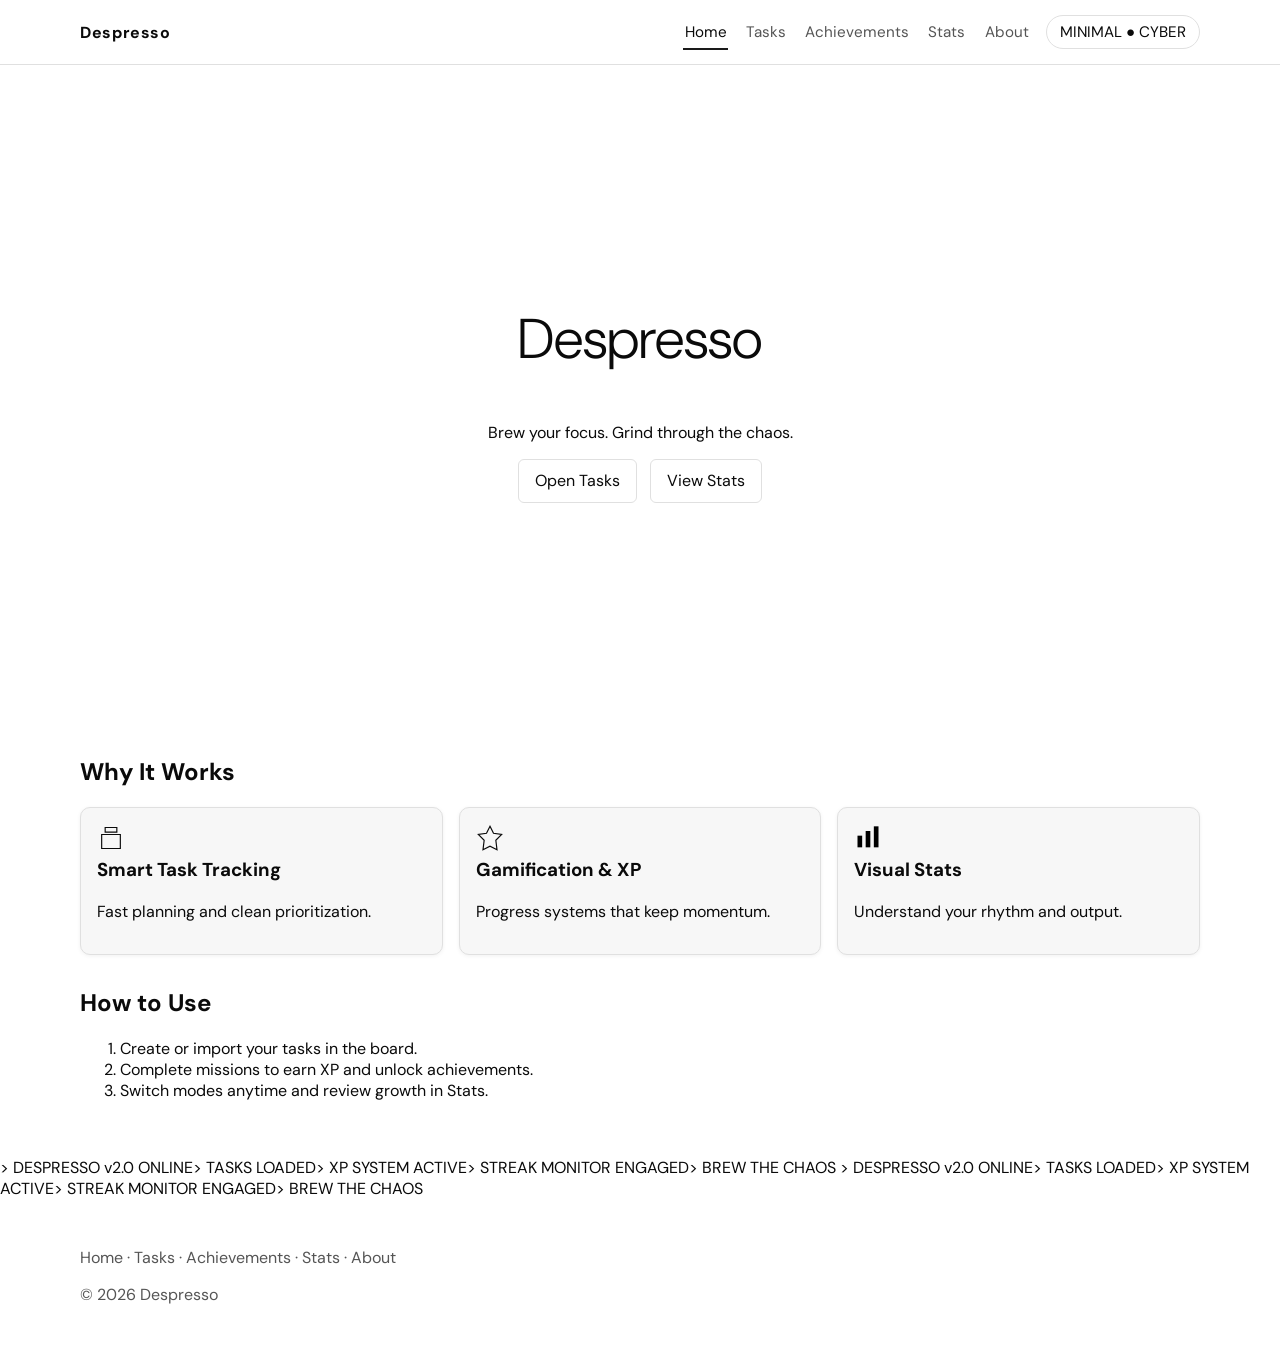
<file: index.html>
<!doctype html>
<html lang="en" data-mode="minimal">
<head>
  <meta charset="UTF-8">
  <meta name="viewport" content="width=device-width, initial-scale=1.0">
  <title>Despresso — Home</title>
  <script src="js/theme.js"></script>
  <link rel="preconnect" href="https://fonts.googleapis.com">
  <link href="https://fonts.googleapis.com/css2?family=DM+Sans:ital,wght@0,300;0,400;0,500;0,600&family=JetBrains+Mono:wght@400;600&family=Orbitron:wght@400;600;700;900&display=swap" rel="stylesheet">
  <link rel="stylesheet" href="css/global.css">
  <link rel="stylesheet" href="css/minimal.css">
  <link rel="stylesheet" href="css/cyber.css">
</head>
<body data-page="home">
  <nav class="site-nav">
    <div class="container nav-inner">
      <a class="logo" href="index.html">Despresso</a>
      <button id="hamburger" class="hamburger" aria-label="Open menu">☰</button>
      <div class="nav-links" id="nav-links">
        <a class="nav-link" data-page="home" href="index.html">Home</a>
        <a class="nav-link" data-page="tasks" href="tasks.html">Tasks</a>
        <a class="nav-link" data-page="achievements" href="achievements.html">Achievements</a>
        <a class="nav-link" data-page="stats" href="stats.html">Stats</a>
        <a class="nav-link" data-page="about" href="about.html">About</a>
        <button id="theme-toggle" class="theme-toggle">MINIMAL ● CYBER</button>
      </div>
    </div>
  </nav>

  <main>
    <section class="hero container">
      <div>
        <h1 class="glitch-text">Despresso</h1>
        <p>Brew your focus. Grind through the chaos.</p>
        <div style="display:flex;justify-content:center;gap:.8rem;flex-wrap:wrap">
          <a class="btn" href="tasks.html">Open Tasks</a>
          <a class="btn" href="stats.html">View Stats</a>
        </div>
      </div>
    </section>

    <section class="container" style="padding:1rem 0 2rem">
      <h2>Why It Works</h2>
      <div class="feature-grid">
        <article class="card" style="padding:1rem"><svg width="28" height="28" viewBox="0 0 24 24"><path d="M7 3h10v4H7zM4 9h16v12H4z" fill="none" stroke="currentColor"/></svg><h3>Smart Task Tracking</h3><p>Fast planning and clean prioritization.</p></article>
        <article class="card" style="padding:1rem"><svg width="28" height="28" viewBox="0 0 24 24"><path d="M12 2l3 6 7 1-5 5 1 8-6-3-6 3 1-8-5-5 7-1z" fill="none" stroke="currentColor"/></svg><h3>Gamification & XP</h3><p>Progress systems that keep momentum.</p></article>
        <article class="card" style="padding:1rem"><svg width="28" height="28" viewBox="0 0 24 24"><rect x="3" y="10" width="4" height="10" /><rect x="10" y="6" width="4" height="14"/><rect x="17" y="2" width="4" height="18"/></svg><h3>Visual Stats</h3><p>Understand your rhythm and output.</p></article>
      </div>
    </section>

    <section class="container" style="padding-bottom:2.5rem">
      <h2>How to Use</h2>
      <ol>
        <li>Create or import your tasks in the board.</li>
        <li>Complete missions to earn XP and unlock achievements.</li>
        <li>Switch modes anytime and review growth in Stats.</li>
      </ol>
    </section>

    <section class="ticker-wrap">
      <div class="ticker">
        <span>&gt; DESPRESSO v2.0 ONLINE</span><span>&gt; TASKS LOADED</span><span>&gt; XP SYSTEM ACTIVE</span><span>&gt; STREAK MONITOR ENGAGED</span><span>&gt; BREW THE CHAOS</span>
        <span>&gt; DESPRESSO v2.0 ONLINE</span><span>&gt; TASKS LOADED</span><span>&gt; XP SYSTEM ACTIVE</span><span>&gt; STREAK MONITOR ENGAGED</span><span>&gt; BREW THE CHAOS</span>
      </div>
    </section>
  </main>

  <footer class="container" style="padding:2rem 0;color:var(--text-secondary)">
    <p><a href="index.html">Home</a> · <a href="tasks.html">Tasks</a> · <a href="achievements.html">Achievements</a> · <a href="stats.html">Stats</a> · <a href="about.html">About</a></p>
    <p>© 2026 Despresso</p>
  </footer>

  <script src="js/utils.js"></script>
  <script src="js/gamification.js"></script>
  <script src="js/tasks.js"></script>
</body>
</html>
</file>
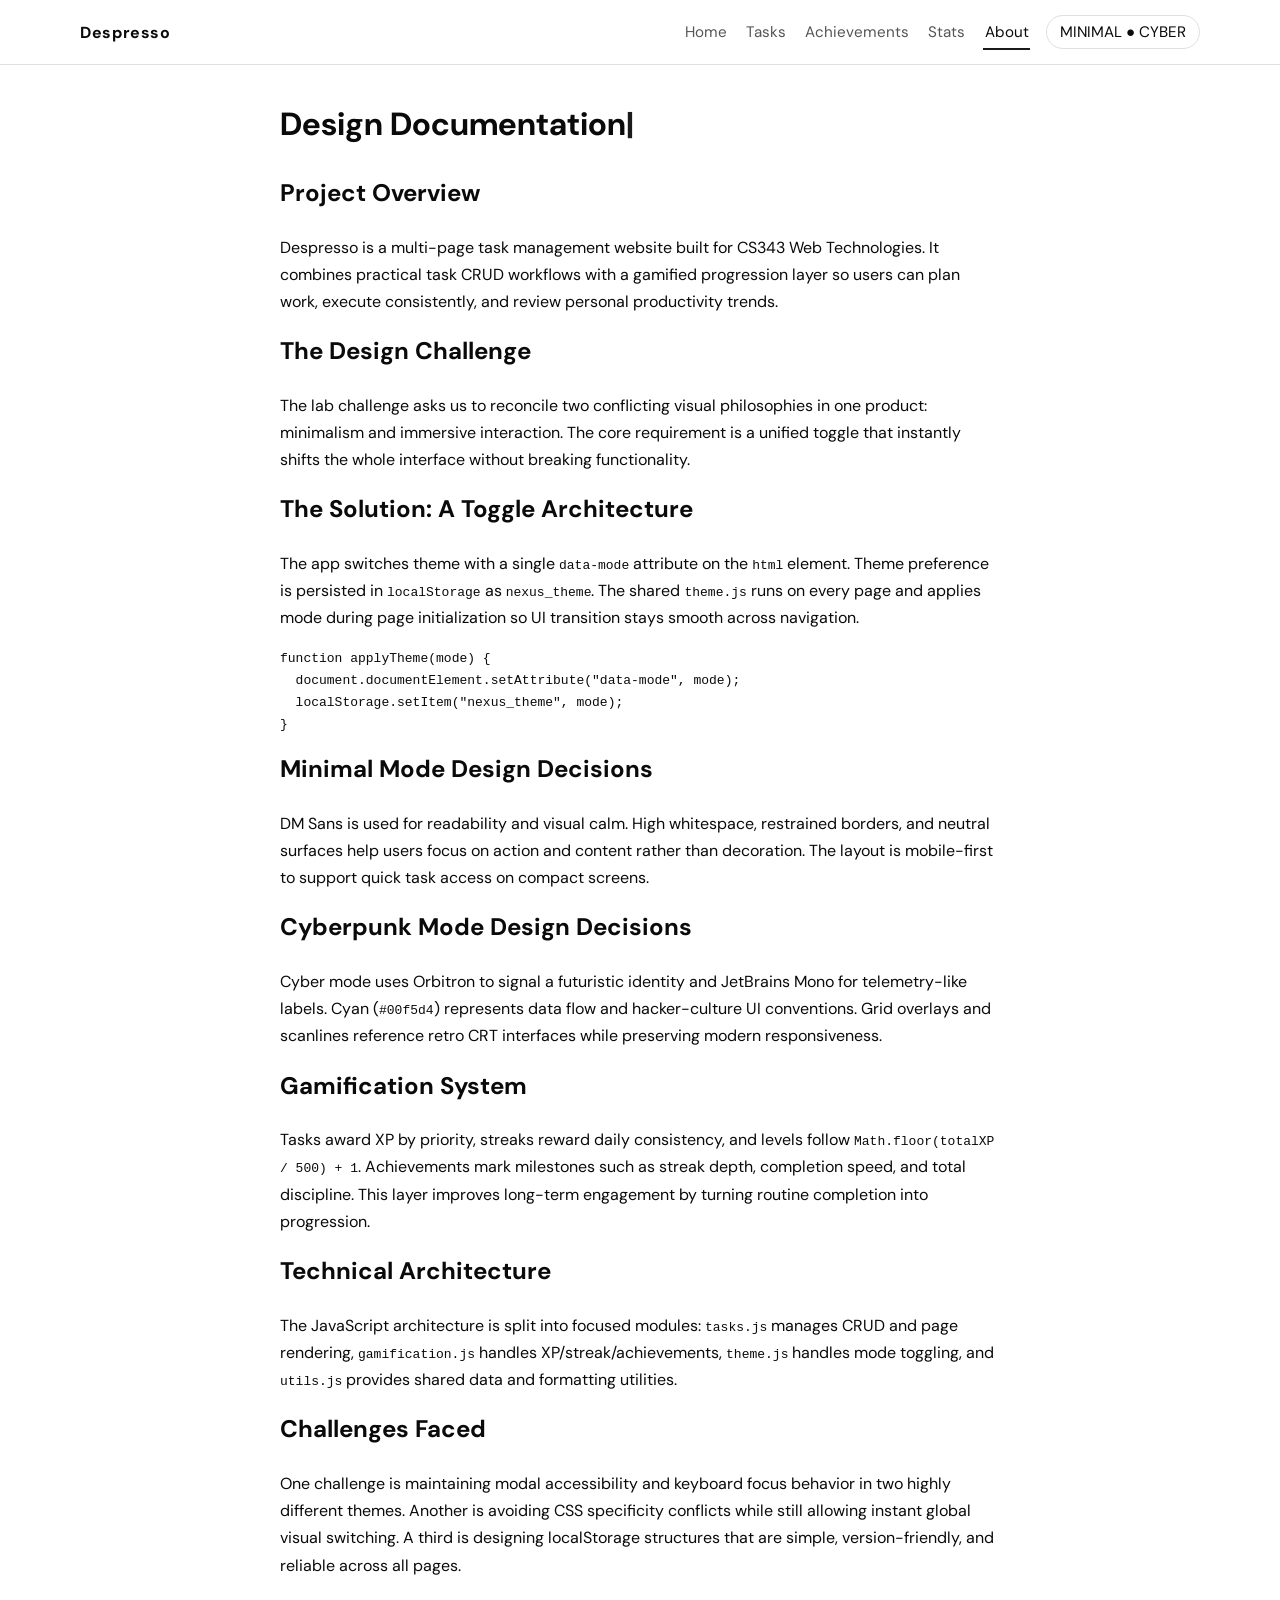
<file: about.html>
<!doctype html>
<html lang="en" data-mode="minimal">
<head>
  <meta charset="UTF-8">
  <meta name="viewport" content="width=device-width, initial-scale=1.0">
  <title>Despresso — About</title>
  <script src="js/theme.js"></script>
  <link rel="preconnect" href="https://fonts.googleapis.com">
  <link href="https://fonts.googleapis.com/css2?family=DM+Sans:ital,wght@0,300;0,400;0,500;0,600&family=JetBrains+Mono:wght@400;600&family=Orbitron:wght@400;600;700;900&display=swap" rel="stylesheet">
  <link rel="stylesheet" href="css/global.css">
  <link rel="stylesheet" href="css/minimal.css">
  <link rel="stylesheet" href="css/cyber.css">
</head>
<body data-page="about">
  <nav class="site-nav">
    <div class="container nav-inner">
      <a class="logo" href="index.html">Despresso</a>
      <button id="hamburger" class="hamburger" aria-label="Open menu">☰</button>
      <div class="nav-links" id="nav-links">
        <a class="nav-link" data-page="home" href="index.html">Home</a>
        <a class="nav-link" data-page="tasks" href="tasks.html">Tasks</a>
        <a class="nav-link" data-page="achievements" href="achievements.html">Achievements</a>
        <a class="nav-link" data-page="stats" href="stats.html">Stats</a>
        <a class="nav-link" data-page="about" href="about.html">About</a>
        <button id="theme-toggle" class="theme-toggle">MINIMAL ● CYBER</button>
      </div>
    </div>
  </nav>
  <main class="editorial container">
    <h1 class="terminal-heading">Design Documentation</h1>
    <h2>Project Overview</h2>
    <p>Despresso is a multi-page task management website built for CS343 Web Technologies. It combines practical task CRUD workflows with a gamified progression layer so users can plan work, execute consistently, and review personal productivity trends.</p>
    <h2>The Design Challenge</h2>
    <p>The lab challenge asks us to reconcile two conflicting visual philosophies in one product: minimalism and immersive interaction. The core requirement is a unified toggle that instantly shifts the whole interface without breaking functionality.</p>
    <h2>The Solution: A Toggle Architecture</h2>
    <p>The app switches theme with a single <code>data-mode</code> attribute on the <code>html</code> element. Theme preference is persisted in <code>localStorage</code> as <code>nexus_theme</code>. The shared <code>theme.js</code> runs on every page and applies mode during page initialization so UI transition stays smooth across navigation.</p>
    <pre><code>function applyTheme(mode) {
  document.documentElement.setAttribute("data-mode", mode);
  localStorage.setItem("nexus_theme", mode);
}</code></pre>
    <h2>Minimal Mode Design Decisions</h2>
    <p>DM Sans is used for readability and visual calm. High whitespace, restrained borders, and neutral surfaces help users focus on action and content rather than decoration. The layout is mobile-first to support quick task access on compact screens.</p>
    <h2>Cyberpunk Mode Design Decisions</h2>
    <p>Cyber mode uses Orbitron to signal a futuristic identity and JetBrains Mono for telemetry-like labels. Cyan (<code>#00f5d4</code>) represents data flow and hacker-culture UI conventions. Grid overlays and scanlines reference retro CRT interfaces while preserving modern responsiveness.</p>
    <h2>Gamification System</h2>
    <p>Tasks award XP by priority, streaks reward daily consistency, and levels follow <code>Math.floor(totalXP / 500) + 1</code>. Achievements mark milestones such as streak depth, completion speed, and total discipline. This layer improves long-term engagement by turning routine completion into progression.</p>
    <h2>Technical Architecture</h2>
    <p>The JavaScript architecture is split into focused modules: <code>tasks.js</code> manages CRUD and page rendering, <code>gamification.js</code> handles XP/streak/achievements, <code>theme.js</code> handles mode toggling, and <code>utils.js</code> provides shared data and formatting utilities.</p>
    <h2>Challenges Faced</h2>
    <p>One challenge is maintaining modal accessibility and keyboard focus behavior in two highly different themes. Another is avoiding CSS specificity conflicts while still allowing instant global visual switching. A third is designing localStorage structures that are simple, version-friendly, and reliable across all pages.</p>
  </main>
  <script src="js/utils.js"></script>
  <script src="js/gamification.js"></script>
  <script src="js/tasks.js"></script>
</body>
</html>
</file>
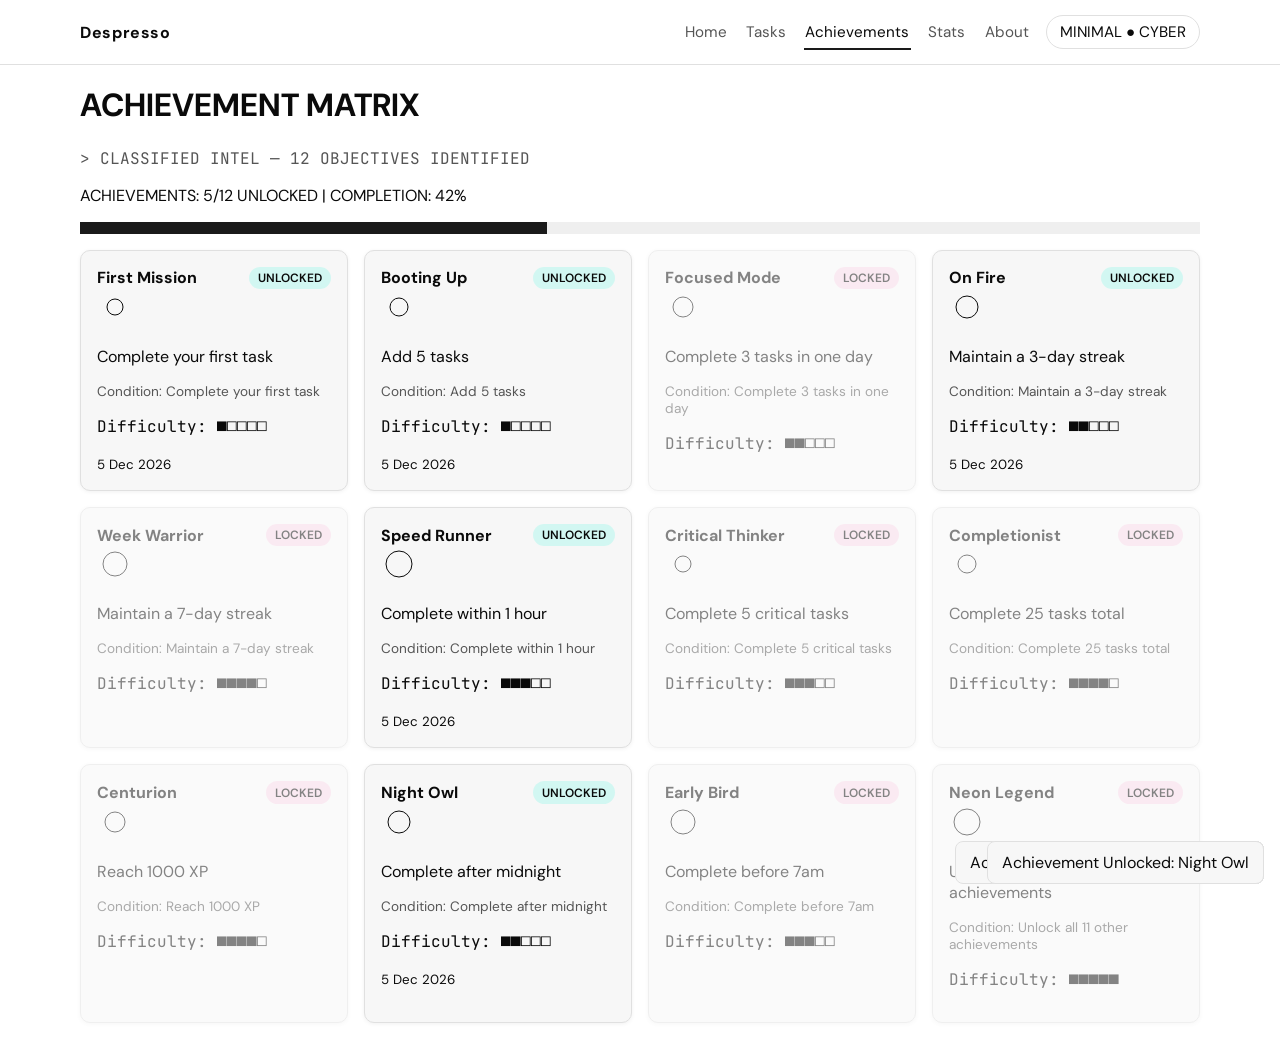
<file: achievements.html>
<!doctype html>
<html lang="en" data-mode="minimal">
<head>
  <meta charset="UTF-8">
  <meta name="viewport" content="width=device-width, initial-scale=1.0">
  <title>Despresso — Achievements</title>
  <script src="js/theme.js"></script>
  <link rel="preconnect" href="https://fonts.googleapis.com">
  <link href="https://fonts.googleapis.com/css2?family=DM+Sans:ital,wght@0,300;0,400;0,500;0,600&family=JetBrains+Mono:wght@400;600&family=Orbitron:wght@400;600;700;900&display=swap" rel="stylesheet">
  <link rel="stylesheet" href="css/global.css">
  <link rel="stylesheet" href="css/minimal.css">
  <link rel="stylesheet" href="css/cyber.css">
</head>
<body data-page="achievements">
  <nav class="site-nav">
    <div class="container nav-inner">
      <a class="logo" href="index.html">Despresso</a>
      <button id="hamburger" class="hamburger" aria-label="Open menu">☰</button>
      <div class="nav-links" id="nav-links">
        <a class="nav-link" data-page="home" href="index.html">Home</a>
        <a class="nav-link" data-page="tasks" href="tasks.html">Tasks</a>
        <a class="nav-link" data-page="achievements" href="achievements.html">Achievements</a>
        <a class="nav-link" data-page="stats" href="stats.html">Stats</a>
        <a class="nav-link" data-page="about" href="about.html">About</a>
        <button id="theme-toggle" class="theme-toggle">MINIMAL ● CYBER</button>
      </div>
    </div>
  </nav>
  <main class="container" style="padding:1.2rem 0 2rem">
    <h1 class="glitch-text">ACHIEVEMENT MATRIX</h1>
    <p style="font-family:var(--font-mono);color:var(--text-secondary)">&gt; CLASSIFIED INTEL — 12 OBJECTIVES IDENTIFIED</p>
    <p id="achievements-summary">ACHIEVEMENTS: 0/12 UNLOCKED | COMPLETION: 0%</p>
    <div style="height:12px;background:var(--bg-tertiary);margin-bottom:1rem"><div id="achieve-progress" style="height:100%;width:0;background:var(--accent);transition:width .35s ease"></div></div>
    <section id="achievements-grid" class="achievements-grid"></section>
  </main>
  <script src="js/utils.js"></script>
  <script src="js/gamification.js"></script>
  <script src="js/tasks.js"></script>
</body>
</html>
</file>
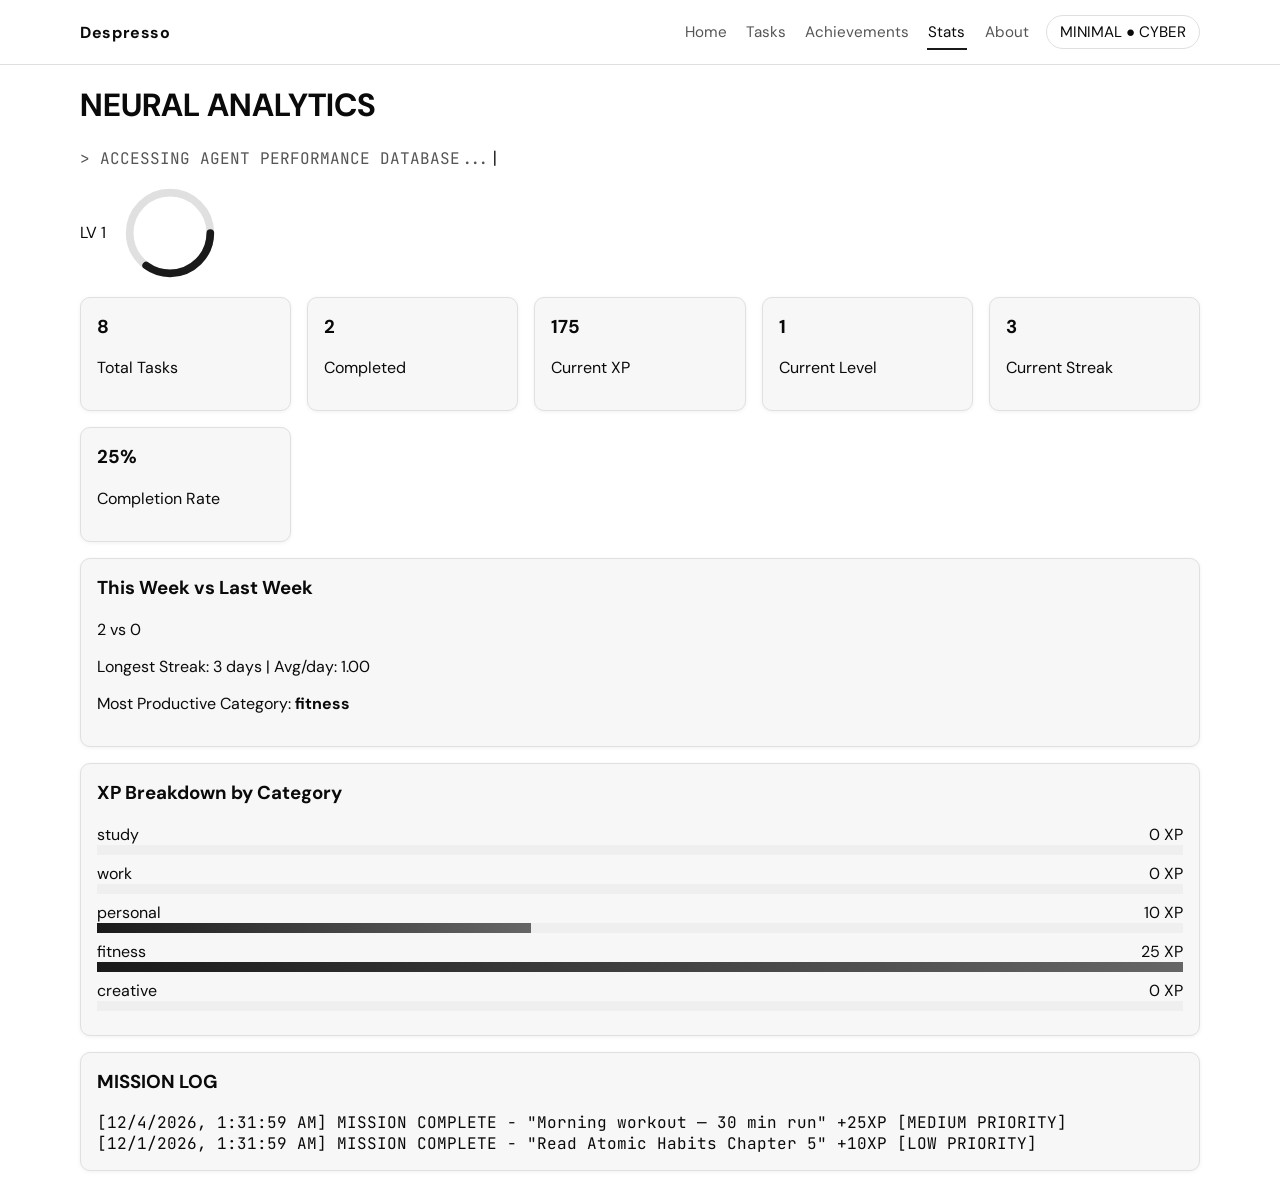
<file: stats.html>
<!doctype html>
<html lang="en" data-mode="minimal">
<head>
  <meta charset="UTF-8">
  <meta name="viewport" content="width=device-width, initial-scale=1.0">
  <title>Despresso — Stats</title>
  <script src="js/theme.js"></script>
  <link rel="preconnect" href="https://fonts.googleapis.com">
  <link href="https://fonts.googleapis.com/css2?family=DM+Sans:ital,wght@0,300;0,400;0,500;0,600&family=JetBrains+Mono:wght@400;600&family=Orbitron:wght@400;600;700;900&display=swap" rel="stylesheet">
  <link rel="stylesheet" href="css/global.css">
  <link rel="stylesheet" href="css/minimal.css">
  <link rel="stylesheet" href="css/cyber.css">
</head>
<body data-page="stats">
  <nav class="site-nav">
    <div class="container nav-inner">
      <a class="logo" href="index.html">Despresso</a>
      <button id="hamburger" class="hamburger" aria-label="Open menu">☰</button>
      <div class="nav-links" id="nav-links">
        <a class="nav-link" data-page="home" href="index.html">Home</a>
        <a class="nav-link" data-page="tasks" href="tasks.html">Tasks</a>
        <a class="nav-link" data-page="achievements" href="achievements.html">Achievements</a>
        <a class="nav-link" data-page="stats" href="stats.html">Stats</a>
        <a class="nav-link" data-page="about" href="about.html">About</a>
        <button id="theme-toggle" class="theme-toggle">MINIMAL ● CYBER</button>
      </div>
    </div>
  </nav>
  <main class="container" style="padding:1.2rem 0 2rem">
    <h1>NEURAL ANALYTICS</h1>
    <p class="terminal-heading" style="font-family:var(--font-mono);color:var(--text-secondary)">&gt; ACCESSING AGENT PERFORMANCE DATABASE...</p>
    <section style="display:flex;gap:1rem;align-items:center;margin-bottom:1rem">
      <div class="hex-level" id="level-hex">LV</div>
      <svg width="96" height="96" viewBox="0 0 100 100" aria-label="XP Progress circle">
        <circle cx="50" cy="50" r="42" fill="none" stroke="var(--border)" stroke-width="8"></circle>
        <circle id="xp-arc" cx="50" cy="50" r="42" fill="none" stroke="var(--accent)" stroke-width="8" stroke-linecap="round" stroke-dasharray="264" stroke-dashoffset="120"></circle>
      </svg>
    </section>
    <section id="stats-root"></section>
  </main>
  <script src="js/utils.js"></script>
  <script src="js/gamification.js"></script>
  <script src="js/tasks.js"></script>
  <script>
    document.addEventListener("DOMContentLoaded", function () {
      if (window.NexusGamification) {
        const level = window.NexusGamification.getLevel();
        document.getElementById("level-hex").textContent = `LV ${level}`;
        const percent = window.NexusGamification.getXPProgressPercent();
        document.getElementById("xp-arc").setAttribute("stroke-dashoffset", String(264 - ((percent / 100) * 264)));
      }
    });
  </script>
</body>
</html>
</file>
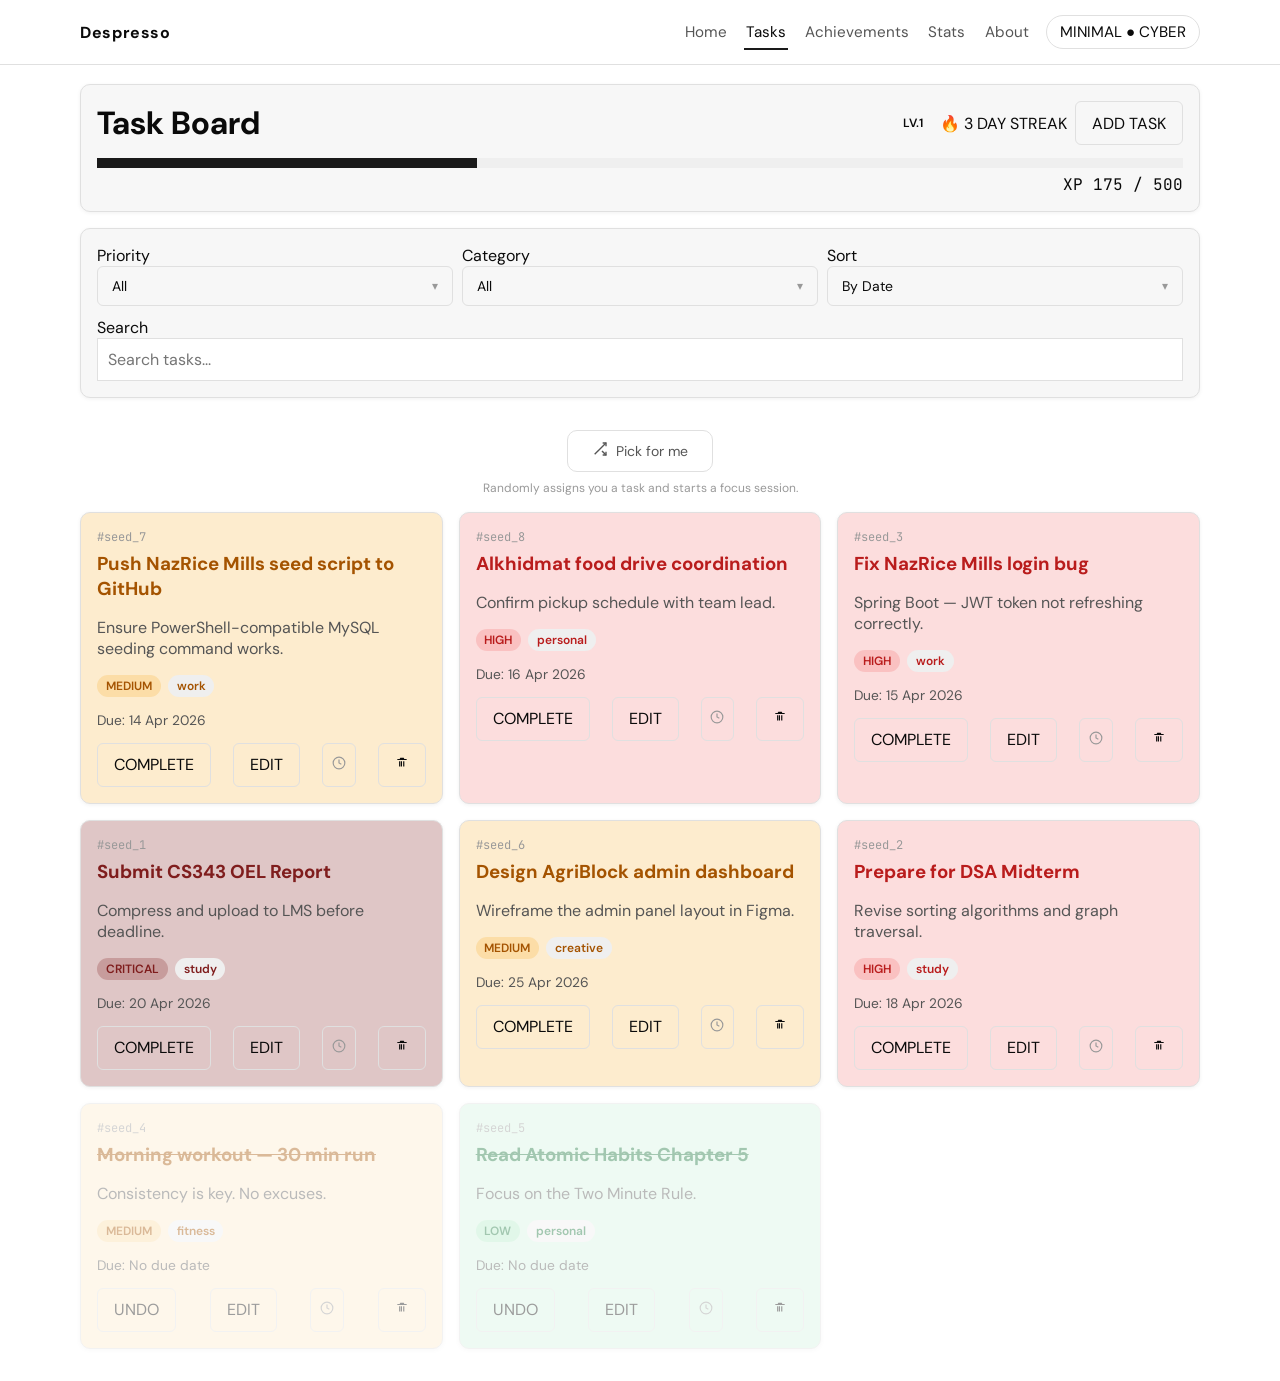
<file: tasks.html>
<!doctype html>
<html lang="en" data-mode="minimal">
<head>
  <meta charset="UTF-8">
  <meta name="viewport" content="width=device-width, initial-scale=1.0">
  <title>Despresso — Tasks</title>
  <script src="js/theme.js"></script>
  <link rel="preconnect" href="https://fonts.googleapis.com">
  <link href="https://fonts.googleapis.com/css2?family=DM+Sans:ital,wght@0,300;0,400;0,500;0,600&family=JetBrains+Mono:wght@400;600&family=Orbitron:wght@400;600;700;900&display=swap" rel="stylesheet">
  <link rel="stylesheet" href="css/global.css">
  <link rel="stylesheet" href="css/minimal.css">
  <link rel="stylesheet" href="css/cyber.css">
</head>
<body data-page="tasks">
  <nav class="site-nav">
    <div class="container nav-inner">
      <a class="logo" href="index.html">Despresso</a>
      <button id="hamburger" class="hamburger" aria-label="Open menu">☰</button>
      <div class="nav-links" id="nav-links">
        <a class="nav-link" data-page="home" href="index.html">Home</a>
        <a class="nav-link" data-page="tasks" href="tasks.html">Tasks</a>
        <a class="nav-link" data-page="achievements" href="achievements.html">Achievements</a>
        <a class="nav-link" data-page="stats" href="stats.html">Stats</a>
        <a class="nav-link" data-page="about" href="about.html">About</a>
        <button id="theme-toggle" class="theme-toggle">MINIMAL ● CYBER</button>
      </div>
    </div>
  </nav>

  <main class="container" style="padding:1.2rem 0 2rem">
    <header class="card" style="padding:1rem;margin-bottom:1rem">
      <div style="display:flex;justify-content:space-between;gap:.6rem;flex-wrap:wrap;align-items:center">
        <h1 style="margin:0">Task Board</h1>
        <div style="display:flex;gap:.5rem;align-items:center">
          <span id="level-badge" class="badge">LV.1</span>
          <span id="streak-value">🔥 0 DAY STREAK</span>
          <button id="open-modal" class="btn">ADD TASK</button>
        </div>
      </div>
      <div style="height:10px;background:var(--bg-tertiary);margin-top:.8rem;position:relative">
        <div id="xp-fill" style="height:100%;width:0;background:var(--accent);transition:width .35s ease"></div>
      </div>
      <div id="xp-label" style="font-family:var(--font-mono);text-align:right;margin-top:.4rem">XP 0 / 500</div>
    </header>

    <section class="card" style="padding:1rem;margin-bottom:1rem">
      <div style="display:grid;grid-template-columns:repeat(auto-fit,minmax(170px,1fr));gap:.6rem">
        <div>
          <label for="priority-filter">Priority</label>
          <div class="custom-select" data-value="all" id="priority-filter">
            <button class="custom-select__trigger" aria-haspopup="listbox" aria-expanded="false"><span class="custom-select__label">All</span><span class="custom-select__arrow">▾</span></button>
            <ul class="custom-select__options" role="listbox">
              <li class="custom-select__option selected" data-value="all" role="option">All</li>
              <li class="custom-select__option" data-value="low" role="option">Low</li>
              <li class="custom-select__option" data-value="medium" role="option">Medium</li>
              <li class="custom-select__option" data-value="high" role="option">High</li>
              <li class="custom-select__option" data-value="critical" role="option">Critical</li>
            </ul>
          </div>
        </div>
        <div>
          <label for="category-filter">Category</label>
          <div class="custom-select" data-value="all" id="category-filter">
            <button class="custom-select__trigger" aria-haspopup="listbox" aria-expanded="false"><span class="custom-select__label">All</span><span class="custom-select__arrow">▾</span></button>
            <ul class="custom-select__options" role="listbox">
              <li class="custom-select__option selected" data-value="all" role="option">All</li>
              <li class="custom-select__option" data-value="study" role="option">Study</li>
              <li class="custom-select__option" data-value="personal" role="option">Personal</li>
              <li class="custom-select__option" data-value="work" role="option">Work</li>
              <li class="custom-select__option" data-value="fitness" role="option">Fitness</li>
              <li class="custom-select__option" data-value="creative" role="option">Creative</li>
            </ul>
          </div>
        </div>
        <div>
          <label for="sort-filter">Sort</label>
          <div class="custom-select" data-value="date" id="sort-filter">
            <button class="custom-select__trigger" aria-haspopup="listbox" aria-expanded="false"><span class="custom-select__label">By Date</span><span class="custom-select__arrow">▾</span></button>
            <ul class="custom-select__options" role="listbox">
              <li class="custom-select__option selected" data-value="date" role="option">By Date</li>
              <li class="custom-select__option" data-value="priority" role="option">By Priority</li>
              <li class="custom-select__option" data-value="status" role="option">By Status</li>
            </ul>
          </div>
        </div>
      </div>
      <label for="search-input" style="display:block;margin-top:.7rem">Search</label>
      <input id="search-input" class="cyber-input" type="text" placeholder="Search tasks..." style="width:100%;padding:.6rem;border:1px solid var(--border);background:var(--bg-primary)">
    </section>

    <div id="roulette-zone">
      <button id="roulette-btn" onclick="triggerMissionRoulette()">
        <span id="roulette-icon">
          <svg width="16" height="16" viewBox="0 0 24 24" fill="none" stroke="currentColor" stroke-width="2">
            <polyline points="16,3 21,3 21,8"/>
            <line x1="4" y1="20" x2="21" y2="3"/>
            <polyline points="21,16 21,21 16,21"/>
            <line x1="15" y1="15" x2="21" y2="21"/>
          </svg>
        </span>
        <span id="roulette-label">Pick for me</span>
      </button>
      <p id="roulette-hint">Randomly assigns you a task and starts a focus session.</p>
    </div>

    <section id="task-grid" class="task-grid"></section>
  </main>

  <div id="task-modal" class="hidden" style="position:fixed;inset:0;background:rgba(0,0,0,.65);display:grid;place-items:center;z-index:90;padding:1rem">
    <div class="modal-panel card" style="width:min(560px,96%);padding:1rem">
      <div style="display:flex;justify-content:space-between;align-items:center">
        <h2 id="modal-title">Add Task</h2>
        <button id="close-modal" class="btn" aria-label="Close modal">X</button>
      </div>
      <form id="task-form">
        <label for="task-title">Task title</label>
        <input id="task-title" required class="cyber-input" type="text" style="width:100%;margin-bottom:.6rem">
        <label for="task-description">Description</label>
        <textarea id="task-description" class="cyber-input" style="width:100%;margin-bottom:.6rem"></textarea>
        <div style="display:grid;grid-template-columns:repeat(2,1fr);gap:.7rem">
          <div>
            <label for="task-priority">Priority</label>
            <div class="custom-select" data-value="medium" id="task-priority">
              <button class="custom-select__trigger" aria-haspopup="listbox" aria-expanded="false"><span class="custom-select__label">Medium</span><span class="custom-select__arrow">▾</span></button>
              <ul class="custom-select__options" role="listbox">
                <li class="custom-select__option" data-value="low" role="option">Low</li>
                <li class="custom-select__option selected" data-value="medium" role="option">Medium</li>
                <li class="custom-select__option" data-value="high" role="option">High</li>
                <li class="custom-select__option" data-value="critical" role="option">Critical</li>
              </ul>
            </div>
          </div>
          <div>
            <label for="task-category">Category</label>
            <div class="custom-select" data-value="study" id="task-category">
              <button class="custom-select__trigger" aria-haspopup="listbox" aria-expanded="false"><span class="custom-select__label">Study</span><span class="custom-select__arrow">▾</span></button>
              <ul class="custom-select__options" role="listbox">
                <li class="custom-select__option selected" data-value="study" role="option">Study</li>
                <li class="custom-select__option" data-value="personal" role="option">Personal</li>
                <li class="custom-select__option" data-value="work" role="option">Work</li>
                <li class="custom-select__option" data-value="fitness" role="option">Fitness</li>
                <li class="custom-select__option" data-value="creative" role="option">Creative</li>
              </ul>
            </div>
          </div>
        </div>
        <label for="task-dueDate">Due date</label>
        <input id="task-dueDate" type="date" class="cyber-input" style="width:100%;margin-bottom:.6rem">
        <p>This task rewards <strong id="xp-preview">25 XP</strong></p>
        <div style="display:flex;justify-content:flex-end;gap:.6rem"><button type="button" id="cancel-modal" class="btn">Cancel</button><button id="task-submit" class="btn" type="submit">CREATE TASK</button></div>
      </form>
    </div>
  </div>

  <div id="roulette-overlay" style="display:none;" aria-live="polite">
    <div id="roulette-card">
      <p id="roulette-prefix">MISSION ASSIGNED</p>
      <h2 id="roulette-task-name">Task Name</h2>
      <p id="roulette-priority-display">Priority: HIGH</p>
      <p id="roulette-countdown">Starting in 3...</p>
    </div>
  </div>

  <div id="focus-overlay" style="display:none;" aria-modal="true" role="dialog">
    <div id="focus-content">
      <p id="focus-session-label">FOCUS SESSION</p>
      <h1 id="focus-task-title">Task Title Here</h1>
      <div id="focus-timer-ring">
        <svg viewBox="0 0 120 120" width="180" height="180">
          <circle cx="60" cy="60" r="54" fill="none" stroke-width="6" id="focus-ring-bg"/>
          <circle cx="60" cy="60" r="54" fill="none" stroke-width="6" id="focus-ring-progress"
            stroke-dasharray="339.29" stroke-dashoffset="0"
            stroke-linecap="round" transform="rotate(-90 60 60)"/>
        </svg>
        <div id="focus-timer-display">25:00</div>
      </div>
      <p id="focus-xp-bonus">+15 BONUS XP on completion</p>
      <div id="focus-controls">
        <button id="focus-pause-btn">PAUSE</button>
        <button id="focus-end-btn">END SESSION</button>
      </div>
    </div>
  </div>

  <script src="js/utils.js"></script>
  <script src="js/gamification.js"></script>
  <script src="js/tasks.js"></script>
</body>
</html>
</file>
<file: css/global.css>
/* === ROOT TOKENS === */
:root {
  --bg-primary: #ffffff;
  --bg-secondary: #f7f7f7;
  --bg-tertiary: #efefef;
  --text-primary: #0a0a0a;
  --text-secondary: #555555;
  --text-muted: #999999;
  --accent: #1a1a1a;
  --accent-hover: #333333;
  --accent-secondary: #666666;
  --accent-purple: #555555;
  --accent-yellow: #b85c00;
  --border: #e0e0e0;
  --border-focus: #0a0a0a;
  --border-glow: rgba(10, 10, 10, 0.2);
  --success: #2d7a3a;
  --warning: #b85c00;
  --danger: #c0392b;
  --card-shadow: 0 1px 4px rgba(0, 0, 0, 0.06);
  --glow-cyan: 0 0 10px rgba(0, 0, 0, 0.15);
  --glow-pink: 0 0 10px rgba(0, 0, 0, 0.1);
  --scanline-opacity: 0.03;
  --transition-speed: 0.35s;
  --font-display: "DM Sans", sans-serif;
  --font-body: "DM Sans", sans-serif;
  --font-mono: "JetBrains Mono", monospace;
  --radius-sm: 6px;
  --radius-md: 10px;
  --radius-lg: 16px;
  --study: #4f46e5;
  --work: #06b6d4;
  --personal: #ec4899;
  --fitness: #22c55e;
  --creative: #f97316;
}

[data-mode="cyber"] {
  --bg-primary: #090b12;
  --bg-secondary: #0d1117;
  --bg-tertiary: #111827;
  --text-primary: #e2e8f0;
  --text-secondary: #94a3b8;
  --text-muted: #475569;
  --accent: #00f5d4;
  --accent-hover: #00d4b4;
  --accent-secondary: #f72585;
  --accent-purple: #7209b7;
  --accent-yellow: #ffd60a;
  --border: #1e293b;
  --border-focus: #00f5d4;
  --border-glow: rgba(0, 245, 212, 0.4);
  --success: #00f5d4;
  --warning: #ffd60a;
  --danger: #f72585;
  --card-shadow: 0 0 20px rgba(0, 245, 212, 0.08);
  --glow-cyan: 0 0 10px rgba(0, 245, 212, 0.6), 0 0 30px rgba(0, 245, 212, 0.2);
  --glow-pink: 0 0 10px rgba(247, 37, 133, 0.6), 0 0 30px rgba(247, 37, 133, 0.2);
  --font-display: "Orbitron", sans-serif;
}

/* === RESET & BASE === */
*,
*::before,
*::after {
  box-sizing: border-box;
}

html {
  transition: background-color 0.35s ease, color 0.35s ease;
}

body {
  margin: 0;
  font-family: var(--font-body);
  color: var(--text-primary);
  background: var(--bg-primary);
  transition: all var(--transition-speed) ease;
  min-height: 100vh;
}

h1, h2, h3, h4 {
  font-family: var(--font-display);
  margin-top: 0;
}

a {
  color: inherit;
  text-decoration: none;
}

button,
input,
select,
textarea {
  font: inherit;
  color: inherit;
}

.container {
  width: min(1120px, 92%);
  margin: 0 auto;
}

/* === NAVIGATION === */
.site-nav {
  position: sticky;
  top: 0;
  z-index: 40;
  border-bottom: 1px solid var(--border);
  background: var(--bg-primary);
  transition: all var(--transition-speed) ease;
}

[data-mode="cyber"] .site-nav {
  background: rgba(9, 11, 18, 0.95);
  backdrop-filter: blur(8px);
}

.nav-inner {
  min-height: 64px;
  display: flex;
  align-items: center;
  justify-content: space-between;
  gap: 1rem;
}

.logo {
  font-weight: 700;
  letter-spacing: 0.04em;
}

[data-mode="cyber"] .logo {
  color: var(--accent);
  text-shadow: var(--glow-cyan);
}

.nav-links {
  display: flex;
  align-items: center;
  gap: 1rem;
  font-size: 0.95rem;
}

.nav-link {
  position: relative;
  color: var(--text-secondary);
  padding: 0.3rem 0.1rem;
}

.nav-link.active {
  color: var(--text-primary);
}

.nav-link.active::after {
  content: "";
  position: absolute;
  left: 0;
  bottom: -3px;
  height: 2px;
  width: 100%;
  background: var(--accent);
}

.theme-toggle {
  border: 1px solid var(--border);
  background: transparent;
  border-radius: 999px;
  padding: 0.4rem 0.8rem;
  cursor: pointer;
}

[data-mode="cyber"] .theme-toggle {
  border-color: var(--accent);
  color: var(--accent);
}

.hamburger {
  display: none;
  border: 1px solid var(--border);
  background: transparent;
  border-radius: var(--radius-sm);
  padding: 0.3rem 0.5rem;
}

/* === GLOBAL COMPONENTS === */
.btn {
  border: 1px solid var(--border);
  background: transparent;
  color: var(--text-primary);
  border-radius: var(--radius-sm);
  padding: 0.65rem 1rem;
  cursor: pointer;
  transition: all 0.2s ease;
}

.btn:hover {
  border-color: var(--accent);
}

[data-mode="cyber"] .btn {
  border-color: var(--accent);
  color: var(--accent);
  text-transform: uppercase;
  font-family: var(--font-display);
}

[data-mode="cyber"] .btn:hover {
  background: var(--accent);
  color: var(--bg-primary);
  box-shadow: var(--glow-cyan);
}

.card {
  background: var(--bg-secondary);
  border: 1px solid var(--border);
  border-radius: var(--radius-md);
  box-shadow: var(--card-shadow);
  transition: all var(--transition-speed) ease;
}

.badge {
  padding: 0.2rem 0.55rem;
  border-radius: 999px;
  font-size: 0.75rem;
  font-weight: 600;
}

.task-btn {
  border: 1px solid var(--border);
  border-radius: var(--radius-sm);
  padding: 0.45rem 0.55rem;
  background: transparent;
  color: var(--text-muted);
  cursor: pointer;
}

.task-btn:hover {
  color: var(--accent);
  border-color: var(--accent);
}

.priority-low { background: rgba(34, 197, 94, 0.18); color: #19763c; }
.priority-medium { background: rgba(245, 158, 11, 0.2); color: #a45300; }
.priority-high { background: rgba(239, 68, 68, 0.18); color: #b91c1c; }
.priority-critical { background: rgba(127, 29, 29, 0.25); color: #7f1d1d; }

[data-mode="cyber"] .priority-low { color: var(--text-muted); background: rgba(71, 85, 105, 0.2); }
[data-mode="cyber"] .priority-medium { color: var(--accent-yellow); background: rgba(255, 214, 10, 0.16); }
[data-mode="cyber"] .priority-high { color: var(--accent); background: rgba(0, 245, 212, 0.12); }
[data-mode="cyber"] .priority-critical { color: var(--danger); background: rgba(247, 37, 133, 0.12); }

.sr-only {
  position: absolute;
  width: 1px;
  height: 1px;
  padding: 0;
  margin: -1px;
  overflow: hidden;
  clip: rect(0, 0, 0, 0);
  border: 0;
}

.hidden {
  display: none !important;
}

/* === CYBER EFFECTS === */
[data-mode="cyber"] body::before {
  content: "";
  position: fixed;
  inset: 0;
  pointer-events: none;
  background-image:
    repeating-linear-gradient(0deg, rgba(0, 245, 212, 0.04) 0px, rgba(0, 245, 212, 0.04) 1px, transparent 1px, transparent 40px),
    repeating-linear-gradient(90deg, rgba(0, 245, 212, 0.04) 0px, rgba(0, 245, 212, 0.04) 1px, transparent 1px, transparent 40px);
}

[data-mode="cyber"] body::after {
  content: "";
  position: fixed;
  inset: 0;
  pointer-events: none;
  background: repeating-linear-gradient(transparent 0 2px, rgba(0, 0, 0, var(--scanline-opacity)) 2px 4px);
}

@keyframes glitch {
  0%, 92%, 100% { transform: translateX(0); text-shadow: var(--glow-cyan); }
  93% { transform: translateX(-3px); text-shadow: -3px 0 var(--accent-secondary), 3px 0 var(--accent); }
  94% { transform: translateX(3px); text-shadow: 3px 0 var(--accent-secondary), -3px 0 var(--accent); }
  95% { transform: translateX(0); }
}

.glitch-text { animation: glitch 6s infinite; }

@keyframes border-pulse {
  0%, 100% { border-left-color: var(--danger); }
  50% { border-left-color: transparent; }
}

@keyframes blink {
  0%, 100% { opacity: 1; }
  50% { opacity: 0; }
}

.terminal-heading::after {
  content: "|";
  color: var(--accent);
  animation: blink 1s infinite;
}

/* === CUSTOM SELECT === */
.custom-select {
  position: relative;
  display: inline-block;
  width: 100%;
  user-select: none;
}

.custom-select__trigger {
  width: 100%;
  display: flex;
  justify-content: space-between;
  align-items: center;
  padding: 10px 14px;
  background: var(--bg-secondary);
  color: var(--text-primary);
  border: 1px solid var(--border);
  border-radius: var(--radius-sm);
  cursor: pointer;
  font-family: var(--font-body);
  font-size: 14px;
  text-align: left;
  transition: border-color 0.2s, box-shadow 0.2s;
}

.custom-select__trigger:hover {
  border-color: var(--accent);
}

.custom-select.open .custom-select__trigger {
  border-color: var(--accent);
  border-bottom-left-radius: 0;
  border-bottom-right-radius: 0;
}

.custom-select__arrow {
  font-size: 12px;
  color: var(--text-muted);
  transition: transform 0.2s;
  pointer-events: none;
}

.custom-select.open .custom-select__arrow {
  transform: rotate(180deg);
}

.custom-select__options {
  display: none;
  position: absolute;
  top: 100%;
  left: 0;
  right: 0;
  z-index: 1000;
  list-style: none;
  margin: 0;
  padding: 4px 0;
  background: var(--bg-secondary);
  border: 1px solid var(--accent);
  border-top: none;
  border-bottom-left-radius: var(--radius-sm);
  border-bottom-right-radius: var(--radius-sm);
  max-height: 220px;
  overflow-y: auto;
}

.custom-select.open .custom-select__options {
  display: block;
}

.custom-select__option {
  padding: 10px 14px;
  font-size: 14px;
  color: var(--text-primary);
  cursor: pointer;
  font-family: var(--font-body);
  transition: background 0.15s, color 0.15s;
}

.custom-select__option:hover {
  background: var(--bg-tertiary);
  color: var(--accent);
}

.custom-select__option.selected {
  color: var(--accent);
  font-weight: 500;
}

/* === FOCUS MODE OVERLAY === */
#focus-overlay {
  position: fixed;
  inset: 0;
  z-index: 9999;
  display: flex;
  align-items: center;
  justify-content: center;
  text-align: center;
  background: var(--bg-primary);
  transition: background 0.35s;
}

#focus-content {
  display: flex;
  flex-direction: column;
  align-items: center;
  gap: 20px;
  max-width: 480px;
  padding: 2rem;
}

#focus-session-label {
  font-size: 11px;
  letter-spacing: 0.2em;
  text-transform: uppercase;
  color: var(--text-muted);
  font-family: var(--font-mono);
}

#focus-task-title {
  font-size: 26px;
  font-weight: 500;
  color: var(--text-primary);
  font-family: var(--font-display);
  line-height: 1.3;
  margin: 0;
}

#focus-timer-ring {
  position: relative;
  display: flex;
  align-items: center;
  justify-content: center;
}

#focus-timer-display {
  position: absolute;
  font-size: 36px;
  font-weight: 600;
  color: var(--text-primary);
  font-family: var(--font-mono);
}

#focus-ring-bg { stroke: var(--border); }
#focus-ring-progress {
  stroke: var(--accent);
  transition: stroke-dashoffset 1s linear;
}

#focus-xp-bonus {
  font-size: 13px;
  color: var(--text-muted);
  font-family: var(--font-mono);
}

#focus-controls {
  display: flex;
  gap: 12px;
}

#focus-pause-btn,
#focus-end-btn {
  padding: 10px 24px;
  border: 1px solid var(--border);
  border-radius: var(--radius-sm);
  background: transparent;
  color: var(--text-primary);
  font-family: var(--font-mono);
  font-size: 13px;
  cursor: pointer;
  transition: all 0.2s;
}

#focus-pause-btn:hover { border-color: var(--accent); color: var(--accent); }
#focus-end-btn:hover { border-color: var(--danger); color: var(--danger); }

/* === MISSION ROULETTE === */
#roulette-zone {
  display: flex;
  flex-direction: column;
  align-items: center;
  gap: 8px;
  padding: 16px 0;
}

#roulette-btn {
  display: inline-flex;
  align-items: center;
  gap: 8px;
  padding: 10px 24px;
  background: transparent;
  border: 1px solid var(--border);
  border-radius: var(--radius-md);
  color: var(--text-secondary);
  font-family: var(--font-body);
  font-size: 14px;
  cursor: pointer;
  transition: all 0.2s;
}

#roulette-btn:hover {
  border-color: var(--accent);
  color: var(--accent);
}

#roulette-hint {
  font-size: 12px;
  color: var(--text-muted);
  margin: 0;
}

#roulette-overlay {
  position: fixed;
  inset: 0;
  z-index: 9998;
  background: rgba(0, 0, 0, 0.88);
  display: flex;
  align-items: center;
  justify-content: center;
}

#roulette-card {
  background: var(--bg-secondary);
  border: 1px solid var(--border);
  border-radius: var(--radius-lg);
  padding: 2.5rem 3rem;
  text-align: center;
  max-width: 420px;
  width: 90%;
  animation: roulette-appear 0.4s cubic-bezier(0.175, 0.885, 0.32, 1.275);
}

@keyframes roulette-appear {
  from { transform: scale(0.6); opacity: 0; }
  to { transform: scale(1); opacity: 1; }
}

#roulette-prefix {
  font-size: 11px;
  letter-spacing: 0.2em;
  text-transform: uppercase;
  color: var(--text-muted);
  font-family: var(--font-mono);
  margin: 0 0 12px;
}

#roulette-task-name {
  font-size: 22px;
  font-weight: 600;
  color: var(--text-primary);
  margin: 0 0 8px;
  font-family: var(--font-display);
}

#roulette-priority-display {
  font-size: 13px;
  color: var(--text-muted);
  font-family: var(--font-mono);
  margin: 0 0 16px;
}

#roulette-countdown {
  font-size: 18px;
  font-weight: 600;
  color: var(--accent);
  font-family: var(--font-mono);
  margin: 0;
}

/* === MOBILE NAV === */
@media (max-width: 820px) {
  .hamburger { display: inline-flex; }
  .nav-links {
    position: absolute;
    left: 0;
    right: 0;
    top: 64px;
    background: var(--bg-primary);
    border-bottom: 1px solid var(--border);
    flex-direction: column;
    align-items: flex-start;
    padding: 1rem 4%;
    transform: translateY(-130%);
    transition: transform 0.25s ease;
  }
  .nav-links.open { transform: translateY(0); }
}
</file>
<file: css/minimal.css>
/* === MINIMAL MODE STYLING === */
[data-mode="minimal"] .hero {
  min-height: 75vh;
  display: grid;
  place-items: center;
  text-align: center;
  padding: 3rem 0;
}

[data-mode="minimal"] .hero h1 {
  font-size: clamp(2.4rem, 7vw, 3.5rem);
  font-weight: 300;
}

[data-mode="minimal"] .feature-grid,
[data-mode="minimal"] .achievements-grid,
[data-mode="minimal"] .stats-grid {
  display: grid;
  gap: 1rem;
}

[data-mode="minimal"] .feature-grid { grid-template-columns: repeat(auto-fit, minmax(220px, 1fr)); }
[data-mode="minimal"] .achievements-grid { grid-template-columns: repeat(auto-fit, minmax(240px, 1fr)); }
[data-mode="minimal"] .stats-grid { grid-template-columns: repeat(auto-fit, minmax(180px, 1fr)); }

[data-mode="minimal"] .editorial {
  max-width: 720px;
  margin: 2rem auto 4rem;
  line-height: 1.7;
}

[data-mode="minimal"] .task-grid {
  display: grid;
  gap: 1rem;
  grid-template-columns: 1fr;
}

@media (min-width: 700px) {
  [data-mode="minimal"] .task-grid { grid-template-columns: repeat(2, minmax(0, 1fr)); }
}

@media (min-width: 1024px) {
  [data-mode="minimal"] .task-grid { grid-template-columns: repeat(3, minmax(0, 1fr)); }
}
</file>
<file: css/cyber.css>
/* === CYBERPUNK MODE === */
[data-mode="cyber"] .hero {
  min-height: 75vh;
  display: grid;
  place-items: center;
  text-align: center;
  padding: 3rem 0;
}

[data-mode="cyber"] .hero h1 {
  font-family: "Orbitron", sans-serif;
  font-weight: 900;
  text-shadow: 0 0 20px rgba(0, 245, 212, 0.8), 0 0 60px rgba(0, 245, 212, 0.3);
  letter-spacing: 0.08em;
}

[data-mode="cyber"] .ticker-wrap {
  border: 1px solid var(--border);
  background: rgba(0, 245, 212, 0.05);
  font-family: var(--font-mono);
  overflow: hidden;
  white-space: nowrap;
}

[data-mode="cyber"] .ticker {
  display: inline-flex;
  gap: 2rem;
  padding: 0.55rem 0;
  color: var(--accent);
  animation: ticker-scroll 20s linear infinite;
}

@keyframes ticker-scroll {
  0% { transform: translateX(0); }
  100% { transform: translateX(-50%); }
}

[data-mode="cyber"] .feature-grid,
[data-mode="cyber"] .achievements-grid,
[data-mode="cyber"] .stats-grid {
  display: grid;
  gap: 1rem;
}

[data-mode="cyber"] .feature-grid { grid-template-columns: repeat(auto-fit, minmax(220px, 1fr)); }
[data-mode="cyber"] .achievements-grid { grid-template-columns: repeat(auto-fit, minmax(240px, 1fr)); }
[data-mode="cyber"] .stats-grid { grid-template-columns: repeat(auto-fit, minmax(180px, 1fr)); }

[data-mode="cyber"] .card {
  background: var(--bg-secondary);
  border-color: var(--border);
}

[data-mode="cyber"] .task-card {
  border-left: 3px solid var(--accent);
}

[data-mode="cyber"] .task-card.priority-critical {
  border-left-color: var(--danger);
  animation: border-pulse 1.5s infinite;
}

[data-mode="cyber"] .task-card:hover {
  transform: translateY(-2px);
  box-shadow: var(--card-shadow);
}

[data-mode="cyber"] .task-btn--focus:hover {
  text-shadow: var(--glow-cyan);
}

[data-mode="cyber"] .cyber-input:focus {
  outline: none;
  border-color: var(--accent);
  box-shadow: var(--glow-cyan);
}

[data-mode="cyber"] .modal-panel {
  background: #0d1117;
  border: 1px solid var(--accent);
  position: relative;
}

[data-mode="cyber"] .modal-panel::before,
[data-mode="cyber"] .modal-panel::after {
  content: "";
  position: absolute;
  width: 20px;
  height: 20px;
  border-color: var(--accent);
}

[data-mode="cyber"] .modal-panel::before {
  top: -1px;
  left: -1px;
  border-top: 2px solid var(--accent);
  border-left: 2px solid var(--accent);
}

[data-mode="cyber"] .modal-panel::after {
  right: -1px;
  bottom: -1px;
  border-bottom: 2px solid var(--accent);
  border-right: 2px solid var(--accent);
}

[data-mode="cyber"] .hex-level {
  clip-path: polygon(25% 6%, 75% 6%, 100% 50%, 75% 94%, 25% 94%, 0 50%);
  background: linear-gradient(135deg, var(--accent), var(--accent-purple));
  color: #081018;
  width: 80px;
  height: 70px;
  display: grid;
  place-items: center;
  font-weight: 700;
}

[data-mode="cyber"] .custom-select__trigger {
  background: #0d1117;
  border-color: #1e293b;
  color: #e2e8f0;
  font-family: var(--font-mono);
  font-size: 13px;
  letter-spacing: 0.05em;
}

[data-mode="cyber"] .custom-select__trigger:hover,
[data-mode="cyber"] .custom-select.open .custom-select__trigger {
  border-color: var(--accent);
  box-shadow: 0 0 8px rgba(0, 245, 212, 0.25);
}

[data-mode="cyber"] .custom-select__options {
  background: #0d1117;
  border-color: var(--accent);
  box-shadow: 0 8px 24px rgba(0, 0, 0, 0.6), 0 0 16px rgba(0, 245, 212, 0.1);
}

[data-mode="cyber"] .custom-select__option {
  font-family: var(--font-mono);
  font-size: 13px;
  letter-spacing: 0.04em;
  color: #94a3b8;
  border-bottom: 1px solid rgba(30, 41, 59, 0.5);
}

[data-mode="cyber"] .custom-select__option:hover {
  background: rgba(0, 245, 212, 0.07);
  color: var(--accent);
}

[data-mode="cyber"] .custom-select__option.selected {
  color: var(--accent);
  background: rgba(0, 245, 212, 0.05);
}

[data-mode="cyber"] .custom-select__arrow {
  color: var(--accent);
}

[data-mode="cyber"] #focus-overlay {
  background: #090b12;
}

[data-mode="cyber"] #focus-session-label {
  color: var(--accent);
  text-shadow: 0 0 8px rgba(0,245,212,0.6);
}

[data-mode="cyber"] #focus-task-title {
  font-family: "Orbitron", sans-serif;
  font-weight: 700;
  color: var(--text-primary);
  text-shadow: 0 0 20px rgba(0,245,212,0.3);
}

[data-mode="cyber"] #focus-timer-display {
  font-family: "Orbitron", sans-serif;
  font-weight: 900;
  color: var(--accent);
  text-shadow: var(--glow-cyan);
}

[data-mode="cyber"] #focus-ring-progress {
  stroke: var(--accent);
  filter: drop-shadow(0 0 6px rgba(0,245,212,0.8));
}

[data-mode="cyber"] #focus-xp-bonus {
  color: var(--accent-yellow);
  text-shadow: 0 0 8px rgba(255,214,10,0.5);
}

[data-mode="cyber"] #focus-pause-btn,
[data-mode="cyber"] #focus-end-btn {
  font-family: "Orbitron", sans-serif;
  font-size: 11px;
  letter-spacing: 0.1em;
}

[data-mode="cyber"] #roulette-btn {
  font-family: "Orbitron", sans-serif;
  font-size: 12px;
  letter-spacing: 0.12em;
  border-color: var(--accent-secondary);
  color: var(--accent-secondary);
  text-transform: uppercase;
}

[data-mode="cyber"] #roulette-btn:hover {
  border-color: var(--accent-secondary);
  box-shadow: var(--glow-pink);
  color: var(--accent-secondary);
}

[data-mode="cyber"] #roulette-hint {
  font-family: "JetBrains Mono", monospace;
  color: var(--text-muted);
}

[data-mode="cyber"] #roulette-prefix {
  color: var(--accent-secondary);
  text-shadow: var(--glow-pink);
  font-family: "Orbitron", sans-serif;
}

[data-mode="cyber"] #roulette-task-name {
  font-family: "Orbitron", sans-serif;
  font-weight: 700;
  color: var(--text-primary);
  text-shadow: 0 0 20px rgba(0,245,212,0.4);
}

[data-mode="cyber"] #roulette-card {
  background: #0d1117;
  border-color: var(--accent);
  box-shadow: 0 0 40px rgba(0,245,212,0.15), inset 0 0 60px rgba(0,0,0,0.3);
}

[data-mode="cyber"] #roulette-countdown {
  color: var(--accent-yellow);
  text-shadow: 0 0 12px rgba(255,214,10,0.6);
  font-family: "Orbitron", sans-serif;
  font-size: 22px;
}
</file>
